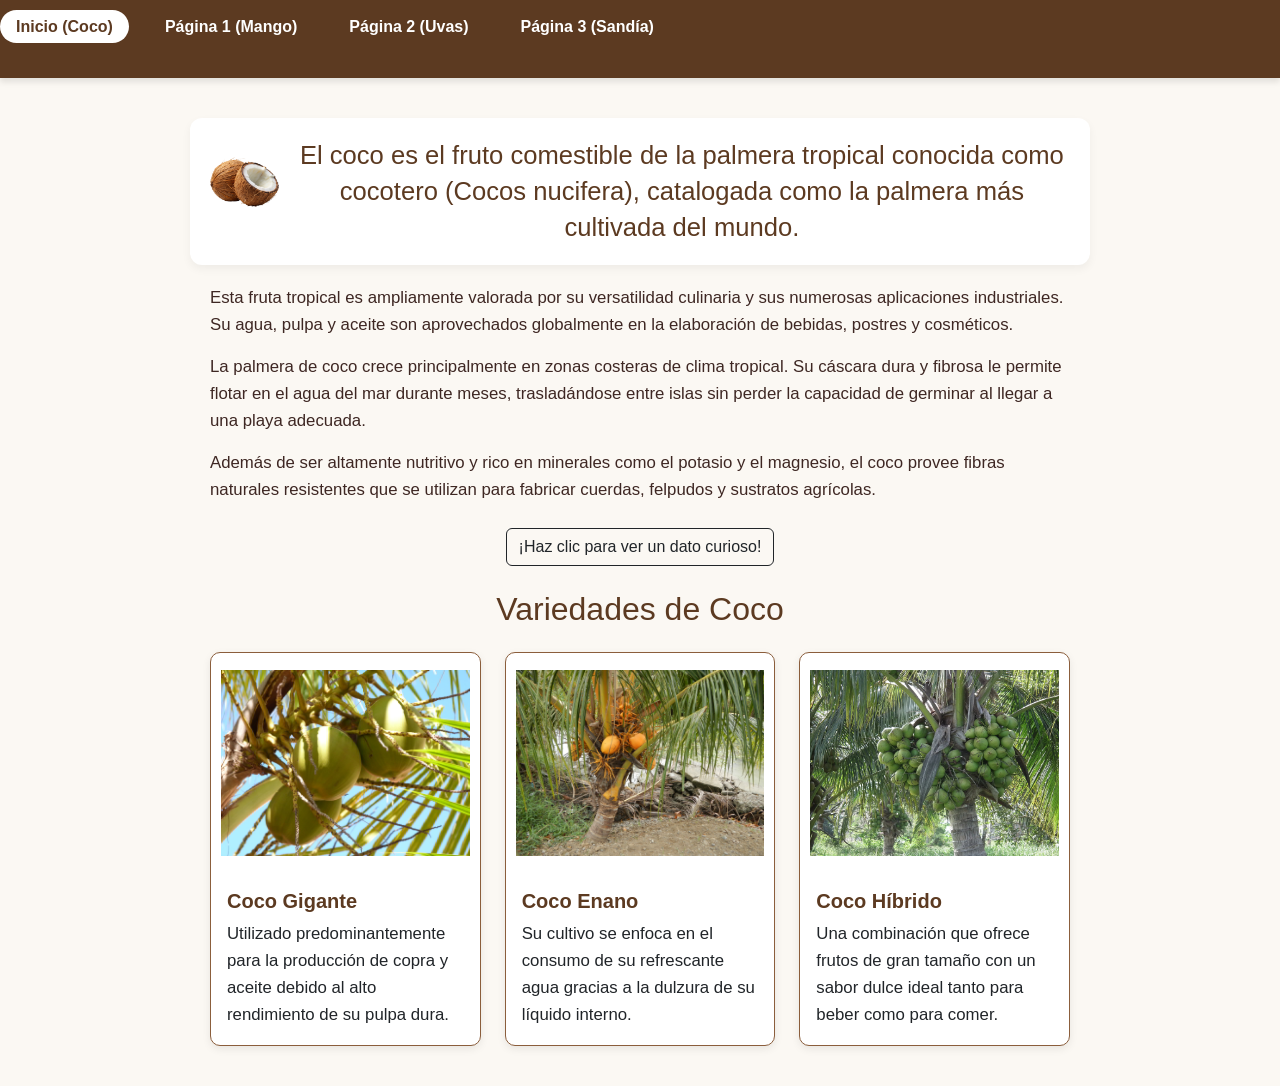
<file: index.html>
<!DOCTYPE html>
<html lang="en">
<head>
   <meta charset="UTF-8">
    <meta name="viewport" content="width=device-width, initial-scale=1.0">
    <title>Actividad #2 - El Coco</title>
    <link href="https://cdn.jsdelivr.net/npm/bootstrap@5.3.3/dist/css/bootstrap.min.css" rel="stylesheet"><link rel="stylesheet" href="css/index.css">
</head>
<body>
    <header>
    <nav>
      <ul>
        <li><a href="index.html" class="active">Inicio (Coco)</a></li>
        <li><a href="pagina1.html">Página 1 (Mango)</a></li>
        <li><a href="pagina2.html">Página 2 (Uvas)</a></li>
        <li><a href="pagina3.html">Página 3 (Sandía)</a></li>
      </ul>
    </nav>
  </header>

  <div class="container-texto-img">
      <img src="imagenes/coco.png" alt="Imagen del Coco" class="imagen_coco">
      <h1>El coco es el fruto comestible de la palmera tropical conocida como cocotero (Cocos nucifera), catalogada como la palmera más cultivada del mundo.</h1>
  </div>

  <main class="seccion-contenido">
    <p>
      Esta fruta tropical es ampliamente valorada por su versatilidad culinaria y sus numerosas aplicaciones industriales. Su agua, pulpa y aceite son aprovechados globalmente en la elaboración de bebidas, postres y cosméticos.
    </p>

    <p>
      La palmera de coco crece principalmente en zonas costeras de clima tropical. Su cáscara dura y fibrosa le permite flotar en el agua del mar durante meses, trasladándose entre islas sin perder la capacidad de germinar al llegar a una playa adecuada.
    </p>

    <p>
      Además de ser altamente nutritivo y rico en minerales como el potasio y el magnesio, el coco provee fibras naturales resistentes que se utilizan para fabricar cuerdas, felpudos y sustratos agrícolas.
    </p>

    <div class="my-4 text-center">
      <button type="button" 
              class="btn btn-outline-dark" 
              data-bs-toggle="popover" 
              data-bs-title="¿Sabías que? 🥥" 
              data-bs-content="El agua de coco es isotónica y en situaciones de emergencia extrema durante guerras pasadas llegó a ser utilizada como sustituto del plasma sanguíneo.">
        ¡Haz clic para ver un dato curioso!
      </button>
    </div>

    <h2 class="text-center my-4" style="color: var(--color-principal);">Variedades de Coco</h2>
    
    <div class="row g-4">
      <div class="col-md-4">
        <div class="card h-100">
          <img src="imagenes/coco_nuci.jpg" class="card-img-top" alt="Coco nucifera">
          <div class="card-body">
            <h5 class="card-title">Coco Gigante</h5>
            <p class="card-text">Utilizado predominantemente para la producción de copra y aceite debido al alto rendimiento de su pulpa dura.</p>
          </div>
        </div>
      </div>

      <div class="col-md-4">
        <div class="card h-100">
          <img src="imagenes/coco_enano.jpg" class="card-img-top" alt="Coco Enano">
          <div class="card-body">
            <h5 class="card-title">Coco Enano</h5>
            <p class="card-text">Su cultivo se enfoca en el consumo de su refrescante agua gracias a la dulzura de su líquido interno.</p>
          </div>
        </div>
      </div>

      <div class="col-md-4">
        <div class="card h-100">
          <img src="imagenes/coco_hibrido.jpg" class="card-img-top" alt="Coco Híbrido">
          <div class="card-body">
            <h5 class="card-title">Coco Híbrido</h5>
            <p class="card-text">Una combinación que ofrece frutos de gran tamaño con un sabor dulce ideal tanto para beber como para comer.</p>
          </div>
        </div>
      </div>
    </div>
  </main>

  <script src="https://cdn.jsdelivr.net/npm/bootstrap@5.3.3/dist/js/bootstrap.bundle.min.js"></script>
  
  <script>
    const popoverTriggerList = document.querySelectorAll('[data-bs-toggle="popover"]')
    const popoverList = [...popoverTriggerList].map(popoverTriggerEl => new bootstrap.Popover(popoverTriggerEl))
  </script>

</body>
</html>
</file>
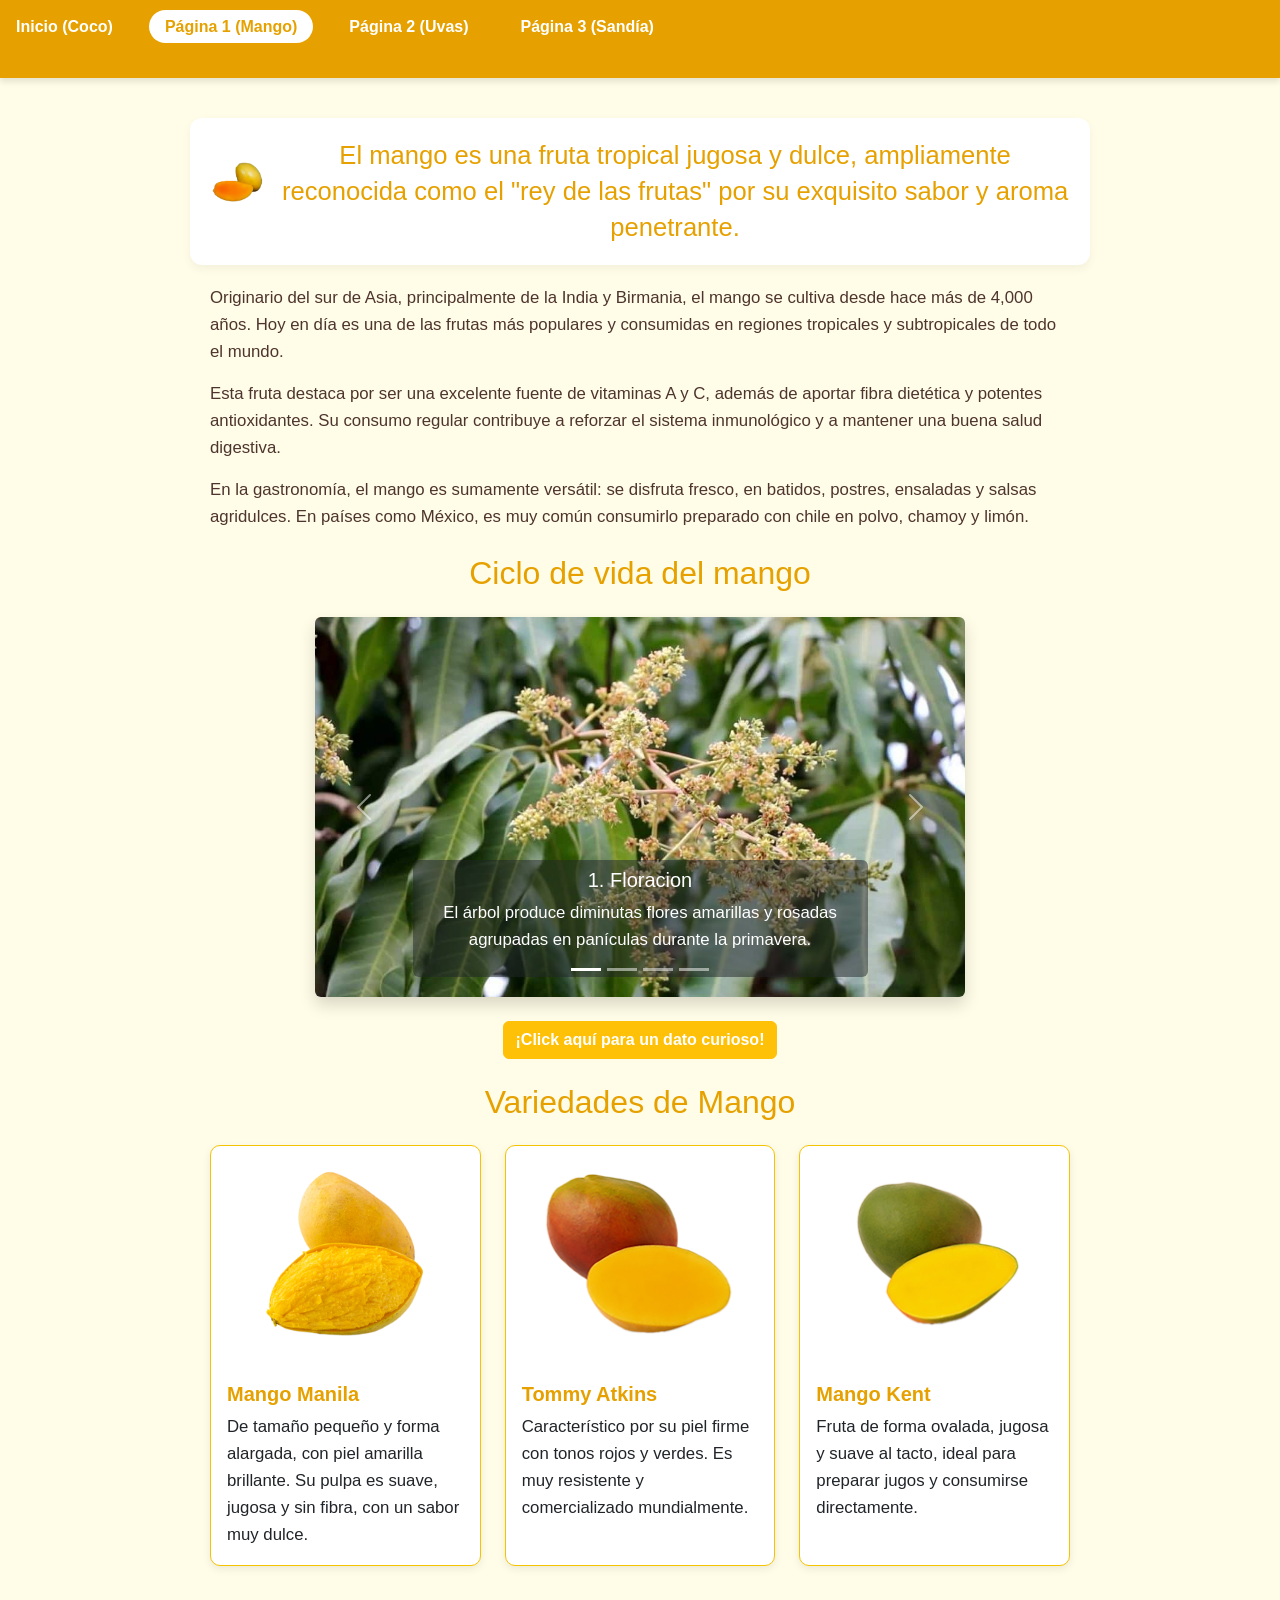
<file: pagina1.html>
<!DOCTYPE html>
<html lang="es">
<head>
    <meta charset="UTF-8">
    <meta name="viewport" content="width=device-width, initial-scale=1.0">
    <title>Actividad #2 - El Mango</title>
    <link href="https://cdn.jsdelivr.net/npm/bootstrap@5.3.3/dist/css/bootstrap.min.css" rel="stylesheet">
    <link rel="stylesheet" href="css/index.css">
</head>
<body class="tema-mango">
  
  <header>
    <nav>
      <ul>
        <li><a href="index.html">Inicio (Coco)</a></li>
        <li><a href="pagina1.html" class="active">Página 1 (Mango)</a></li>
        <li><a href="pagina2.html">Página 2 (Uvas)</a></li>
        <li><a href="pagina3.html">Página 3 (Sandía)</a></li>
      </ul>
    </nav>
  </header>

  <div class="container-texto-img">
      <img src="imagenes/mango.png" alt="Imagen del Mango" class="imagen_coco">
      <h1>El mango es una fruta tropical jugosa y dulce, ampliamente reconocida como el "rey de las frutas" por su exquisito sabor y aroma penetrante.</h1>
  </div>

  <main class="seccion-contenido">
    <p>
      Originario del sur de Asia, principalmente de la India y Birmania, el mango se cultiva desde hace más de 4,000 años. Hoy en día es una de las frutas más populares y consumidas en regiones tropicales y subtropicales de todo el mundo.
    </p>

    <p>
      Esta fruta destaca por ser una excelente fuente de vitaminas A y C, además de aportar fibra dietética y potentes antioxidantes. Su consumo regular contribuye a reforzar el sistema inmunológico y a mantener una buena salud digestiva.
    </p>

    <p>
      En la gastronomía, el mango es sumamente versátil: se disfruta fresco, en batidos, postres, ensaladas y salsas agridulces. En países como México, es muy común consumirlo preparado con chile en polvo, chamoy y limón.
    </p>

    <!--Ciclo de vida del mango hecho por ruben-->
    <h2 class="text-center my-4" style="color: var(--color-principal);">Ciclo de vida del mango</h2>
    <div id="carruselCicloMango" class="carousel slide mx-auto shadow rounded" data-bs-ride="carousel" style="max-width: 650px;">

      <!--Indicadores de diapositivas-->
      <div class="carousel-indicators">
        <button type="button" data-bs-target="#carruselCicloMango" data-bs-slide-to="0" class="active" aria-current="true" aria-label="Etapa 1"></button>
        <button type="button" data-bs-target="#carruselCicloMango" data-bs-slide-to="1" aria-label="Etapa 2"></button>
        <button type="button" data-bs-target="#carruselCicloMango" data-bs-slide-to="2" aria-label="Etapa 3"></button>
        <button type="button" data-bs-target="#carruselCicloMango" data-bs-slide-to="3" aria-label="Etapa 4"></button>
      </div>
      
      <!--Imagenes y descripciones-->
      <div class="carousel-inner rounded">
        <!--Etapa 1-->
        <div class="carousel-item active">
          <img src="imagenes/Floracionmango.jpg" class="d-block w-100" alt="Floracion del mango" style="height: 380px; object-fit: cover;">
          <div class="carousel-caption d-none d-md-block bg-dark bg-opacity-50 rounded p-2">
            <h5>1. Floracion</h5>
            <p>El árbol produce diminutas flores amarillas y rosadas agrupadas en panículas durante la primavera.</p>
          </div>
        </div>
        <!--Etapa 2-->
        <div class="carousel-item">
          <img src="imagenes/Mangoverde.jpg" class="d-block w-100" alt="Desarrollo del fruto" style="height: 380px; object-fit: cover;">
          <div class="carousel-caption d-none d-md-block bg-dark bg-opacity-50 rounded p-2">
            <h5>2. Desarrollo del fruto(Mango verde)</h5>
            <p>Tras la polinización, el fruto comienza a crecer en tono verde, ácido y de textura firme.</p>
          </div>
        </div>
        <!--Etapa 3-->
        <div class="carousel-item">
          <img src="imagenes/Mangomaduro.jpg" class="d-block w-100" alt="Maduración del mango" style="height: 380px; object-fit: cover;">
          <div class="carousel-caption d-none d-md-block bg-dark bg-opacity-50 rounded p-2">
            <h5>3. Maduración</h5>
            <p>El mango cambia a tonos amarillos, rojizos u anaranjados, desarrollando su dulzura y aroma característico.</p>
          </div>
        </div>
        <!--Etapa 4-->
        <div class="carousel-item">
          <img src="imagenes/Semillamango.jpg" class="d-block w-100" alt="Semilla y germinación" style="height: 380px; object-fit: cover;">
          <div class="carousel-caption d-none d-md-block bg-dark bg-opacity-50 rounded p-2">
            <h5>4. Semilla y germinación</h5>
            <p>El hueso o hueso interno libera el brote que dará vida a un nuevo árbol de mango.</p>
          </div>
        </div>
      </div>

      <!--Controles para avanzar o retroceder-->
      <button class="carousel-control-prev" type="button" data-bs-target="#carruselCicloMango" data-bs-slide="prev">
        <span class="carousel-control-prev-icon" aria-scale="true"></span>
        <span class="visually-hidden">Anterior</span>
      </button>
      <button class="carousel-control-next" type="button" data-bs-target="#carruselCicloMango" data-bs-slide="next">
        <span class="carousel-control-next-icon" aria-scale="true"></span>
        <span class="visually-hidden">Siguiente</span>
      </button>      
    </div>

    <div class="my-4 text-center">
      <button type="button" 
              class="btn btn-warning text-white fw-bold" 
              data-bs-toggle="popover" 
              data-bs-title="¿Sabías que? 🥭" 
              data-bs-content="El mango es la fruta nacional de la India, Pakistán y Filipinas, y el árbol de mango es considerado el árbol nacional de Bangladesh.">
        ¡Click aquí para un dato curioso!
      </button>
    </div>

    <h2 class="text-center my-4" style="color: var(--color-principal);">Variedades de Mango</h2>
    
    <div class="row g-4">
      <div class="col-md-4">
        <div class="card h-100">
          <img src="imagenes/mango_manila.jpg" class="card-img-top" alt="Mango Manila">
          <div class="card-body">
            <h5 class="card-title">Mango Manila</h5>
            <p class="card-text">De tamaño pequeño y forma alargada, con piel amarilla brillante. Su pulpa es suave, jugosa y sin fibra, con un sabor muy dulce.</p>
          </div>
        </div>
      </div>

      <div class="col-md-4">
        <div class="card h-100">
          <img src="imagenes/mango_tommy.jpg" class="card-img-top" alt="Mango Tommy Atkins">
          <div class="card-body">
            <h5 class="card-title">Tommy Atkins</h5>
            <p class="card-text">Característico por su piel firme con tonos rojos y verdes. Es muy resistente y comercializado mundialmente.</p>
          </div>
        </div>
      </div>

      <div class="col-md-4">
        <div class="card h-100">
          <img src="imagenes/mango_kent.jpg" class="card-img-top" alt="Mango Kent">
          <div class="card-body">
            <h5 class="card-title">Mango Kent</h5>
            <p class="card-text">Fruta de forma ovalada, jugosa y suave al tacto, ideal para preparar jugos y consumirse directamente.</p>
          </div>
        </div>
      </div>
    </div>
  </main>

  <script src="https://cdn.jsdelivr.net/npm/bootstrap@5.3.3/dist/js/bootstrap.bundle.min.js"></script>
  
  <script>
    const popoverTriggerList = document.querySelectorAll('[data-bs-toggle="popover"]')
    const popoverList = [...popoverTriggerList].map(popoverTriggerEl => new bootstrap.Popover(popoverTriggerEl))
  </script>

</body>
</html>
</file>
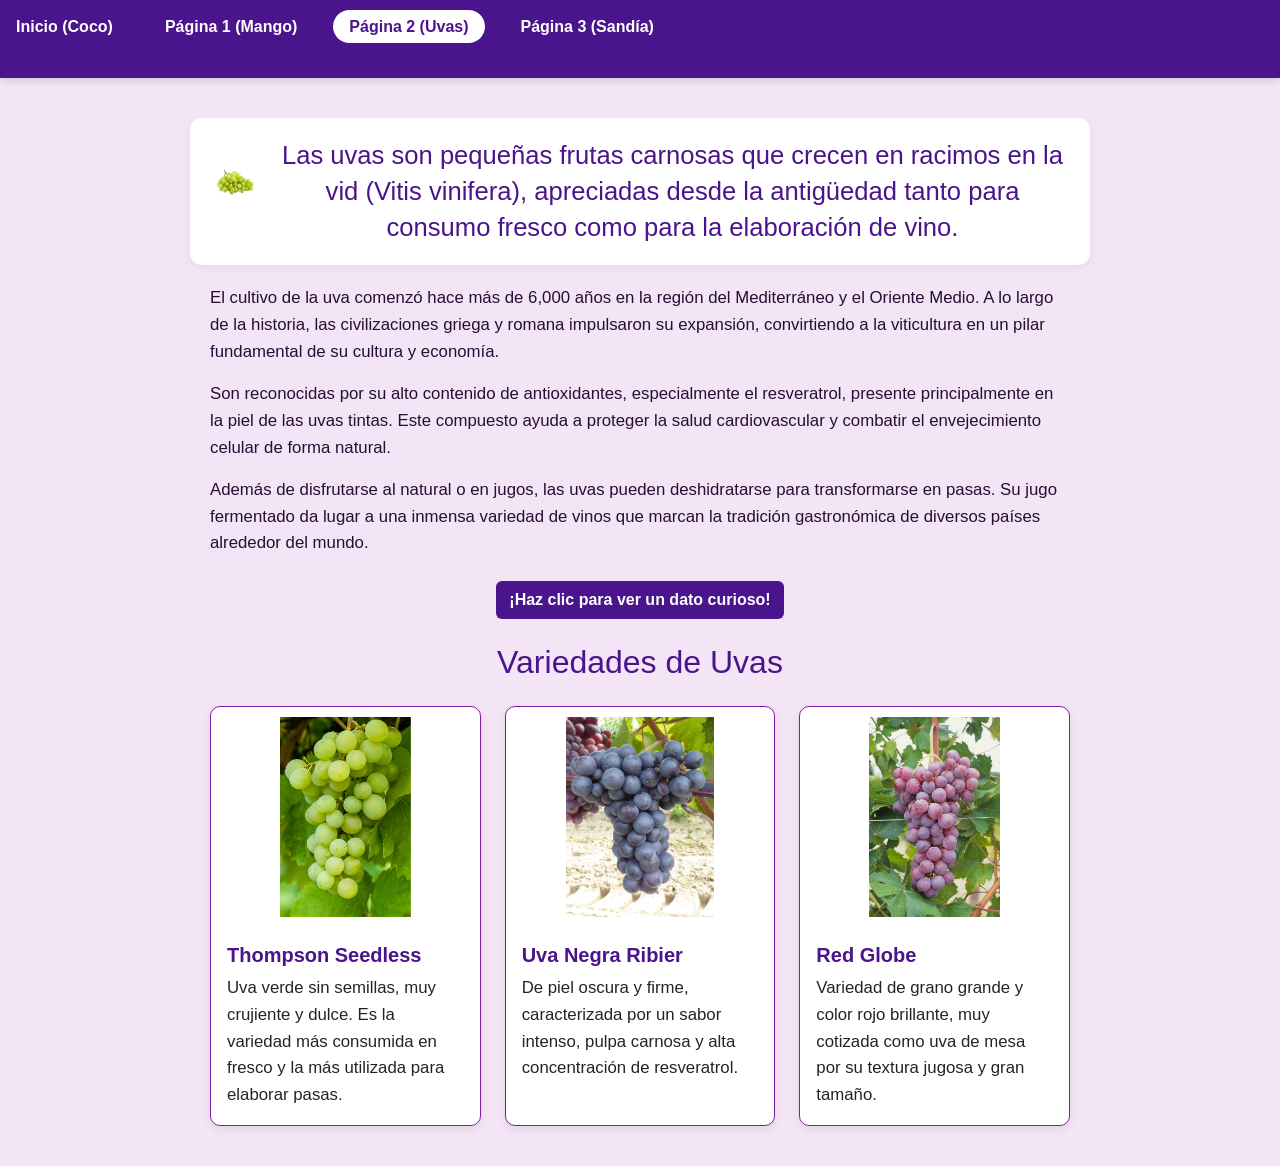
<file: pagina2.html>
<!DOCTYPE html>
<html lang="es">
<head>
    <meta charset="UTF-8">
    <meta name="viewport" content="width=device-width, initial-scale=1.0">
    <title>Actividad #2 - Las Uvas</title>
    <link href="https://cdn.jsdelivr.net/npm/bootstrap@5.3.3/dist/css/bootstrap.min.css" rel="stylesheet">
    <link rel="stylesheet" href="css/index.css">
</head>
<body class="tema-uvas">
  
  <header>
    <nav>
      <ul>
        <li><a href="index.html">Inicio (Coco)</a></li>
        <li><a href="pagina1.html">Página 1 (Mango)</a></li>
        <li><a href="pagina2.html" class="active">Página 2 (Uvas)</a></li>
        <li><a href="pagina3.html">Página 3 (Sandía)</a></li>
      </ul>
    </nav>
  </header>

  <div class="container-texto-img">
      <img src="imagenes/uvas.png" alt="Imagen de Uvas" class="imagen_coco">
      <h1>Las uvas son pequeñas frutas carnosas que crecen en racimos en la vid (Vitis vinifera), apreciadas desde la antigüedad tanto para consumo fresco como para la elaboración de vino.</h1>
  </div>

  <main class="seccion-contenido">
    <p>
      El cultivo de la uva comenzó hace más de 6,000 años en la región del Mediterráneo y el Oriente Medio. A lo largo de la historia, las civilizaciones griega y romana impulsaron su expansión, convirtiendo a la viticultura en un pilar fundamental de su cultura y economía.
    </p>

    <p>
      Son reconocidas por su alto contenido de antioxidantes, especialmente el resveratrol, presente principalmente en la piel de las uvas tintas. Este compuesto ayuda a proteger la salud cardiovascular y combatir el envejecimiento celular de forma natural.
    </p>

    <p>
      Además de disfrutarse al natural o en jugos, las uvas pueden deshidratarse para transformarse en pasas. Su jugo fermentado da lugar a una inmensa variedad de vinos que marcan la tradición gastronómica de diversos países alrededor del mundo.
    </p>

    <div class="my-4 text-center">
      <button type="button" 
              class="btn btn-uvas fw-bold" 
              data-bs-toggle="popover" 
              data-bs-title="¿Sabías que? 🍇" 
              data-bs-content="Se necesitan aproximadamente 1.2 a 1.5 kilogramos de uvas frescas para elaborar una sola botella de vino de 750 ml.">
        ¡Haz clic para ver un dato curioso!
      </button>
    </div>

    <h2 class="text-center my-4" style="color: var(--color-principal);">Variedades de Uvas</h2>
    
    <div class="row g-4">
      <div class="col-md-4">
        <div class="card h-100">
          <img src="imagenes/uva_verde.jpg" class="card-img-top" alt="Uva Verde">
          <div class="card-body">
            <h5 class="card-title">Thompson Seedless</h5>
            <p class="card-text">Uva verde sin semillas, muy crujiente y dulce. Es la variedad más consumida en fresco y la más utilizada para elaborar pasas.</p>
          </div>
        </div>
      </div>

      <div class="col-md-4">
        <div class="card h-100">
          <img src="imagenes/uva_negra.jpg" class="card-img-top" alt="Uva Negra">
          <div class="card-body">
            <h5 class="card-title">Uva Negra Ribier</h5>
            <p class="card-text">De piel oscura y firme, caracterizada por un sabor intenso, pulpa carnosa y alta concentración de resveratrol.</p>
          </div>
        </div>
      </div>

      <div class="col-md-4">
        <div class="card h-100">
          <img src="imagenes/uva_roja.jpg" class="card-img-top" alt="Uva Red Globe">
          <div class="card-body">
            <h5 class="card-title">Red Globe</h5>
            <p class="card-text">Variedad de grano grande y color rojo brillante, muy cotizada como uva de mesa por su textura jugosa y gran tamaño.</p>
          </div>
        </div>
      </div>
    </div>
  </main>

  <script src="https://cdn.jsdelivr.net/npm/bootstrap@5.3.3/dist/js/bootstrap.bundle.min.js"></script>
  
  <script>
    const popoverTriggerList = document.querySelectorAll('[data-bs-toggle="popover"]')
    const popoverList = [...popoverTriggerList].map(popoverTriggerEl => new bootstrap.Popover(popoverTriggerEl))
  </script>

</body>
</html>
</file>
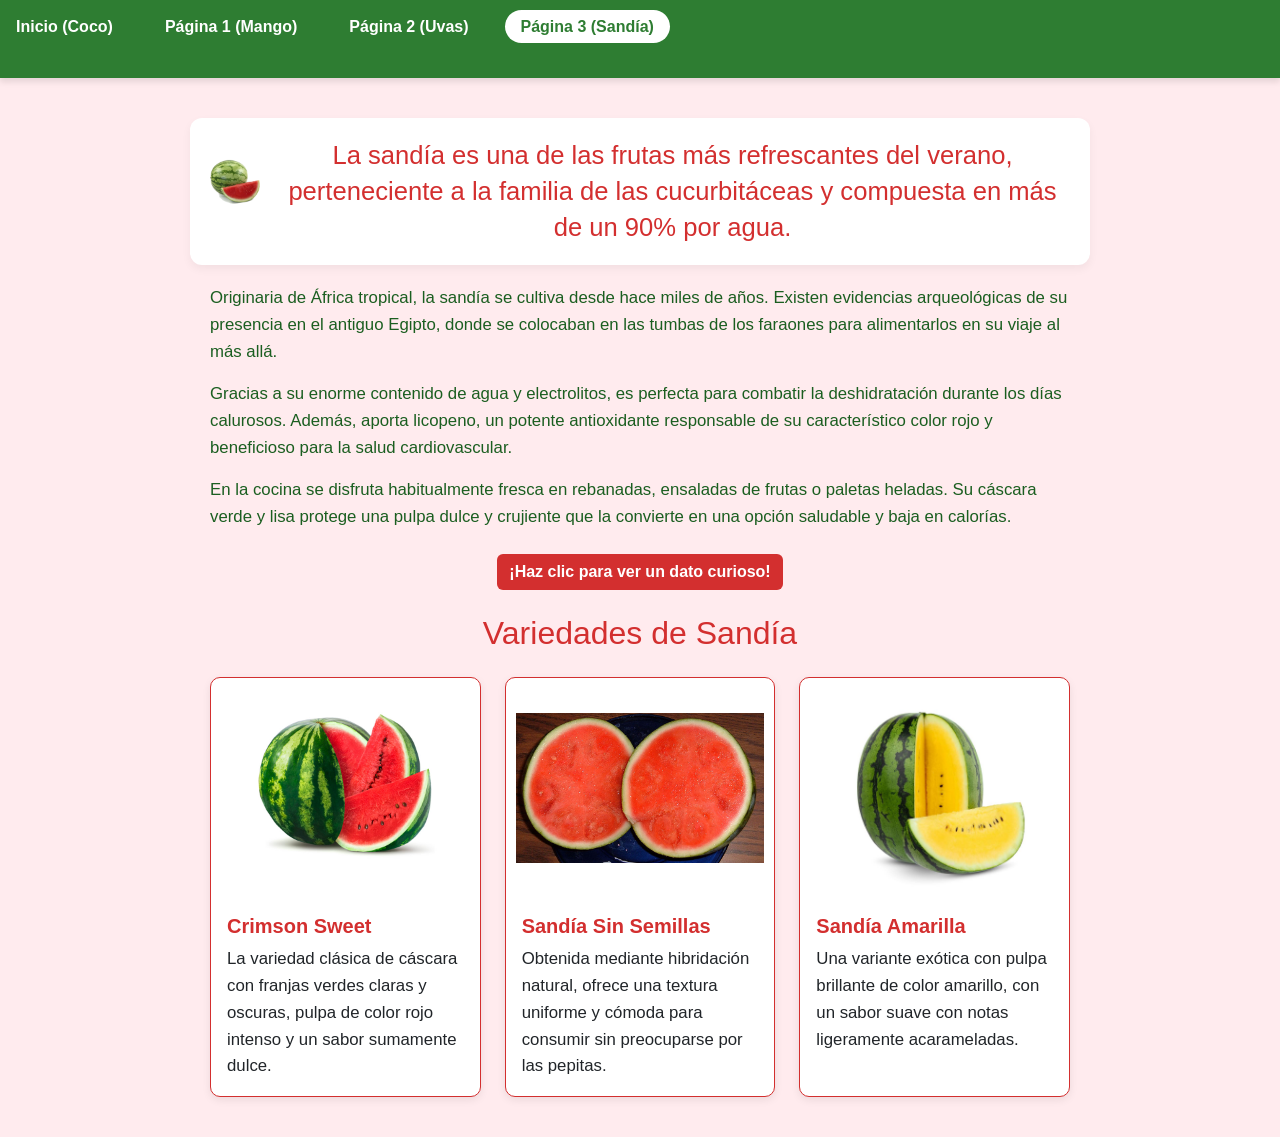
<file: pagina3.html>
<!DOCTYPE html>
<html lang="es">
<head>
    <meta charset="UTF-8">
    <meta name="viewport" content="width=device-width, initial-scale=1.0">
    <title>Actividad #2 - La Sandía</title>
    <link href="https://cdn.jsdelivr.net/npm/bootstrap@5.3.3/dist/css/bootstrap.min.css" rel="stylesheet">
    <link rel="stylesheet" href="css/index.css">
</head>
<body class="tema-sandia">
  
  <header>
    <nav>
      <ul>
        <li><a href="index.html">Inicio (Coco)</a></li>
        <li><a href="pagina1.html">Página 1 (Mango)</a></li>
        <li><a href="pagina2.html">Página 2 (Uvas)</a></li>
        <li><a href="pagina3.html" class="active">Página 3 (Sandía)</a></li>
      </ul>
    </nav>
  </header>

  <div class="container-texto-img">
      <img src="imagenes/sandia.png" alt="Imagen de la Sandía" class="imagen_coco">
      <h1>La sandía es una de las frutas más refrescantes del verano, perteneciente a la familia de las cucurbitáceas y compuesta en más de un 90% por agua.</h1>
  </div>

  <main class="seccion-contenido">
    <p>
      Originaria de África tropical, la sandía se cultiva desde hace miles de años. Existen evidencias arqueológicas de su presencia en el antiguo Egipto, donde se colocaban en las tumbas de los faraones para alimentarlos en su viaje al más allá.
    </p>

    <p>
      Gracias a su enorme contenido de agua y electrolitos, es perfecta para combatir la deshidratación durante los días calurosos. Además, aporta licopeno, un potente antioxidante responsable de su característico color rojo y beneficioso para la salud cardiovascular.
    </p>

    <p>
      En la cocina se disfruta habitualmente fresca en rebanadas, ensaladas de frutas o paletas heladas. Su cáscara verde y lisa protege una pulpa dulce y crujiente que la convierte en una opción saludable y baja en calorías.
    </p>

    <div class="my-4 text-center">
      <button type="button" 
              class="btn btn-sandia fw-bold" 
              data-bs-toggle="popover" 
              data-bs-title="¿Sabías que? 🍉" 
              data-bs-content="En Japón cultivan sandías cuadradas colocándolas dentro de cajas de cristal mientras crecen, con el fin de guardarlas y apilarlas fácilmente en los refrigeradores.">
        ¡Haz clic para ver un dato curioso!
      </button>
    </div>

    <h2 class="text-center my-4" style="color: var(--color-principal);">Variedades de Sandía</h2>
    
    <div class="row g-4">
      <div class="col-md-4">
        <div class="card h-100">
          <img src="imagenes/sandia_crimson.jpg" class="card-img-top" alt="Sandía Crimson Sweet">
          <div class="card-body">
            <h5 class="card-title">Crimson Sweet</h5>
            <p class="card-text">La variedad clásica de cáscara con franjas verdes claras y oscuras, pulpa de color rojo intenso y un sabor sumamente dulce.</p>
          </div>
        </div>
      </div>

      <div class="col-md-4">
        <div class="card h-100">
          <img src="imagenes/sandia_sin_semilla.jpg" class="card-img-top" alt="Sandía Sin Semillas">
          <div class="card-body">
            <h5 class="card-title">Sandía Sin Semillas</h5>
            <p class="card-text">Obtenida mediante hibridación natural, ofrece una textura uniforme y cómoda para consumir sin preocuparse por las pepitas.</p>
          </div>
        </div>
      </div>

      <div class="col-md-4">
        <div class="card h-100">
          <img src="imagenes/sandia_amarilla.jpg" class="card-img-top" alt="Sandía Amarilla">
          <div class="card-body">
            <h5 class="card-title">Sandía Amarilla</h5>
            <p class="card-text">Una variante exótica con pulpa brillante de color amarillo, con un sabor suave con notas ligeramente acarameladas.</p>
          </div>
        </div>
      </div>
    </div>
  </main>

  <script src="https://cdn.jsdelivr.net/npm/bootstrap@5.3.3/dist/js/bootstrap.bundle.min.js"></script>
  
  <script>
    const popoverTriggerList = document.querySelectorAll('[data-bs-toggle="popover"]')
    const popoverList = [...popoverTriggerList].map(popoverTriggerEl => new bootstrap.Popover(popoverTriggerEl))
  </script>

</body>
</html>
</file>
<file: css/index.css>
header {
      display: flex;
      align-items: center;
      justify-content: space-between;
      padding: 15px 30px;
      background-color: #d8d5d5;
      box-shadow: 0 2px 5px rgba(0,0,0,0.1);
      font-family: Arial, sans-serif;
    }

    /* se vea la fruta completa, sin recortar ni deformar */
    .card-img-top {
      height: 220px;
      object-fit: contain; 
      padding: 10px;
    }

    .container-texto-img {
      display: flex;
      align-items: center;
      gap: 15px;
    }

    /* Ajuste para el espacio de tu imagen */
    .container-texto-img img {
      max-height: 50px;
      width: auto;
      object-fit: contain;
      
    }

    .container-texto-img h1 {
      margin: 0;
      font-size: 4rem;
      color: #333;
    }

    nav {
        height: 3rem;
    }

    nav ul {
      list-style: none;
      margin: 0;
      padding: 0;
      display: flex;
      gap: 20px;
    }

    nav a {
      text-decoration: none;
      color: #0066cc;
      font-weight: bold;
      font-size: 1rem;
      transition: 1s;
    }

    nav a:hover {
      color: #012952;
      font-size: 1.1rem;
      
    }
    /* ====== Paleta de colores para la página de Coco (Café, Crema y Blanco) ====== */
:root {
  --color-principal: #5c3a21; /* Café oscuro */
  --color-secundario: #8b5e3c; /* Café medio */
  --color-fondo: #fbf8f3; /* Blanco crema */
  --color-tarjeta: #ffffff;
  --color-texto: #3e2723;
  --color-activo: #d7ccc8;
}

body {
  background-color: var(--color-fondo);
  color: var(--color-texto);
  font-family: 'Segoe UI', Tahoma, Geneva, Verdana, sans-serif;
  margin: 0;
  padding: 0;
}

/* Encabezado y Navegación */
header {
  background-color: var(--color-principal);
  padding: 15px 0;
  box-shadow: 0 4px 6px rgba(0, 0, 0, 0.1);
}

nav ul {
  list-style: none;
  margin: 0;
  padding: 0;
  display: flex;
  justify-content: center;
  gap: 20px;
}

nav ul li a {
  color: #ffffff;
  text-decoration: none;
  font-weight: bold;
  padding: 8px 16px;
  border-radius: 20px;
  transition: background-color 0.3s ease, color 0.3s ease;
}

nav ul li a:hover {
  background-color: var(--color-secundario);
}

/* Marca la página actual */
nav ul li a.active {
  background-color: #ffffff;
  color: var(--color-principal);
}

/* Hero Container */
.container-texto-img {
  max-width: 900px;
  margin: 40px auto 20px auto;
  padding: 20px;
  text-align: center;
  background-color: #ffffff;
  border-radius: 12px;
  box-shadow: 0 4px 10px rgba(0,0,0,0.05);
}

.imagen_coco {
  max-width: 220px;
  height: auto;
  margin-bottom: 20px;
  border-radius: 8px;
}

.container-texto-img h1 {
  font-size: 1.6rem;
  color: var(--color-principal);
  line-height: 1.4;
}

/* Estilos de párrafos y secciones */
.seccion-contenido {
  max-width: 900px;
  margin: 0 auto 40px auto;
  padding: 0 20px;
}

.seccion-contenido p {
  font-size: 1.05rem;
  line-height: 1.6;
  margin-bottom: 15px;
}

/* Personalización de tarjetas Bootstrap */
.card {
  border: 1px solid var(--color-secundario);
  border-radius: 10px;
  box-shadow: 0 3px 8px rgba(0,0,0,0.08);
}

.card-title {
  color: var(--color-principal);
  font-weight: bold;
}


/* ====== Paleta de colores para la página de Mango (Amarillos y Naranjas) ====== */
body.tema-mango {
  --color-principal: #e6a100; /* Naranja intenso */
  --color-secundario: #f5c400; /* Naranja medio */
  --color-fondo: #fffde7; /* Amarillo crema muy suave */
  --color-tarjeta: #ffffff;
  --color-texto: #4e342e;
}

body.tema-mango header {
  background-color: var(--color-principal);
}

body.tema-mango nav ul li a:hover {
  background-color: var(--color-secundario);
}

body.tema-mango nav ul li a.active {
  background-color: #ffffff;
  color: var(--color-principal);
}

body.tema-mango .container-texto-img h1 {
  color: var(--color-principal);
}

body.tema-mango .card {
  border: 1px solid var(--color-secundario);
}

body.tema-mango .card-title {
  color: var(--color-principal);
}

/* ====== Paleta de colores para la página de Uvas (Morados y Violetas) ====== */
body.tema-uvas {
  --color-principal: #4a148c; /* Morado oscuro */
  --color-secundario: #7b1fa2; /* Morado medio */
  --color-fondo: #f3e5f5; /* Violeta muy suave */
  --color-tarjeta: #ffffff;
  --color-texto: #260e35;
}

body.tema-uvas header {
  background-color: var(--color-principal);
}

body.tema-uvas nav ul li a:hover {
  background-color: var(--color-secundario);
}

body.tema-uvas nav ul li a.active {
  background-color: #ffffff;
  color: var(--color-principal);
}

body.tema-uvas .container-texto-img h1 {
  color: var(--color-principal);
}

body.tema-uvas .card {
  border: 1px solid var(--color-secundario);
}

body.tema-uvas .card-title {
  color: var(--color-principal);
}

body.tema-uvas .btn-uvas {
  background-color: var(--color-principal);
  color: #ffffff;
}

body.tema-uvas .btn-uvas:hover {
  background-color: var(--color-secundario);
  color: #ffffff;
}

/* ====== Paleta de colores para la página de Sandía (Rojo y Verde) ====== */
body.tema-sandia {
  --color-principal: #d32f2f; /* Rojo sandía */
  --color-secundario: #2e7d32; /* Verde cáscara */
  --color-fondo: #ffebee; /* Rojo rosado muy claro */
  --color-tarjeta: #ffffff;
  --color-texto: #1b5e20;
}

body.tema-sandia header {
  background-color: var(--color-secundario);
}

body.tema-sandia nav ul li a:hover {
  background-color: var(--color-principal);
}

body.tema-sandia nav ul li a.active {
  background-color: #ffffff;
  color: var(--color-secundario);
}

body.tema-sandia .container-texto-img h1 {
  color: var(--color-principal);
}

body.tema-sandia .card {
  border: 1px solid var(--color-principal);
}

body.tema-sandia .card-title {
  color: var(--color-principal);
}

body.tema-sandia .btn-sandia {
  background-color: var(--color-principal);
  color: #ffffff;
  border: none;
}

body.tema-sandia .btn-sandia:hover {
  background-color: var(--color-secundario);
  color: #ffffff;
}
</file>
